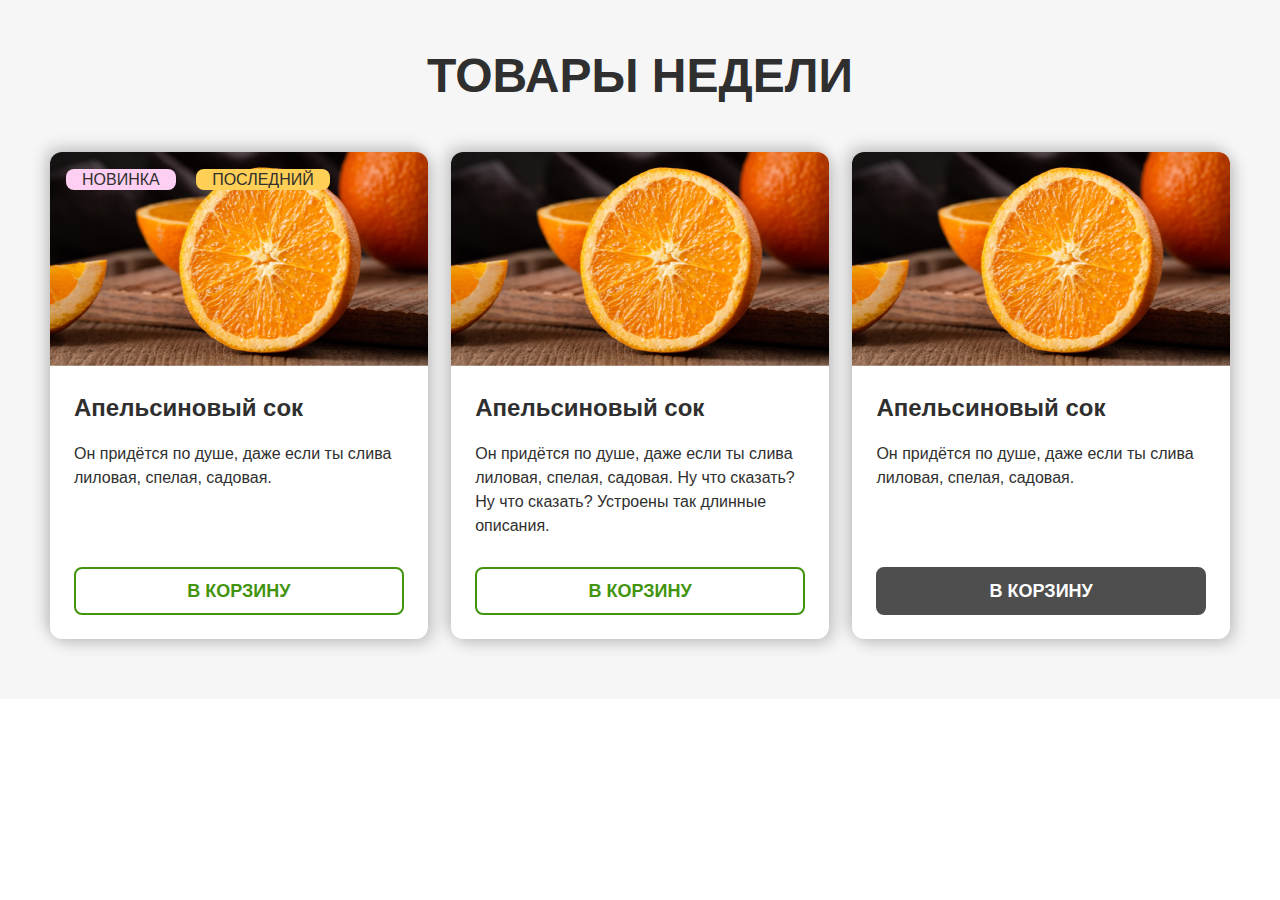
<file: 01-product-card/index.html>
<!doctype html>
<html lang="ru">
<head>
    <meta charset="UTF-8">
    <meta name="viewport"
          content="width=device-width, user-scalable=no, initial-scale=1.0, maximum-scale=1.0, minimum-scale=1.0">
    <meta http-equiv="X-UA-Compatible" content="ie=edge">
    <title>SpurIT - Тестовое задание 1. HTML и CSS</title>
    <link rel="stylesheet" href="./index.css">
</head>
<body>
<main>
<section class="products">
    <div class="container">
        <h1 class="products__title">Товары недели</h1>
        <div class="products__wrapper">
            <div class="products__item">
                <div class="products__image">
                    <div class="products__marks">
                        <span class="products__mark products__mark--new">Новинка</span>
                        <span class="products__mark products__mark--last">Последний</span>
                    </div>
                </div>
                <div class="products__info">
                    <div class="products_desk">
                        <h3 class="products__name">Апельсиновый сок</h3>
                        <p class="products__text">Он придётся по душе, даже если ты слива лиловая, спелая, садовая.</p>
                    </div>
                    <button class="products__btn">В корзину</button>
                </div>
            </div>
            <div class="products__item">
                <div class="products__image"></div>
                <div class="products__info">
                    <div class="products__desk">
                        <h3 class="products__name">Апельсиновый сок</h3>
                        <p class="products__text">Он придётся по душе, даже если ты слива лиловая, спелая, садовая. Ну что сказать? Ну что сказать? Устроены так длинные описания.</p>
                    </div>
                    <button class="products__btn">В корзину</button>
                </div>
            </div>
            <div class="products__item">
                <div class="products__image"></div>
                <div class="products__info">
                    <div class="products__desk">
                        <h3 class="products__name">Апельсиновый сок</h3>
                        <p class="products__text">Он придётся по душе, даже если ты слива лиловая, спелая, садовая.</p>
                    </div>
                    <button disabled class="products__btn">В корзину</button>
                </div>
            </div>
        </div>
    </div>
</section>

</main>
</body>
</html>
</file>
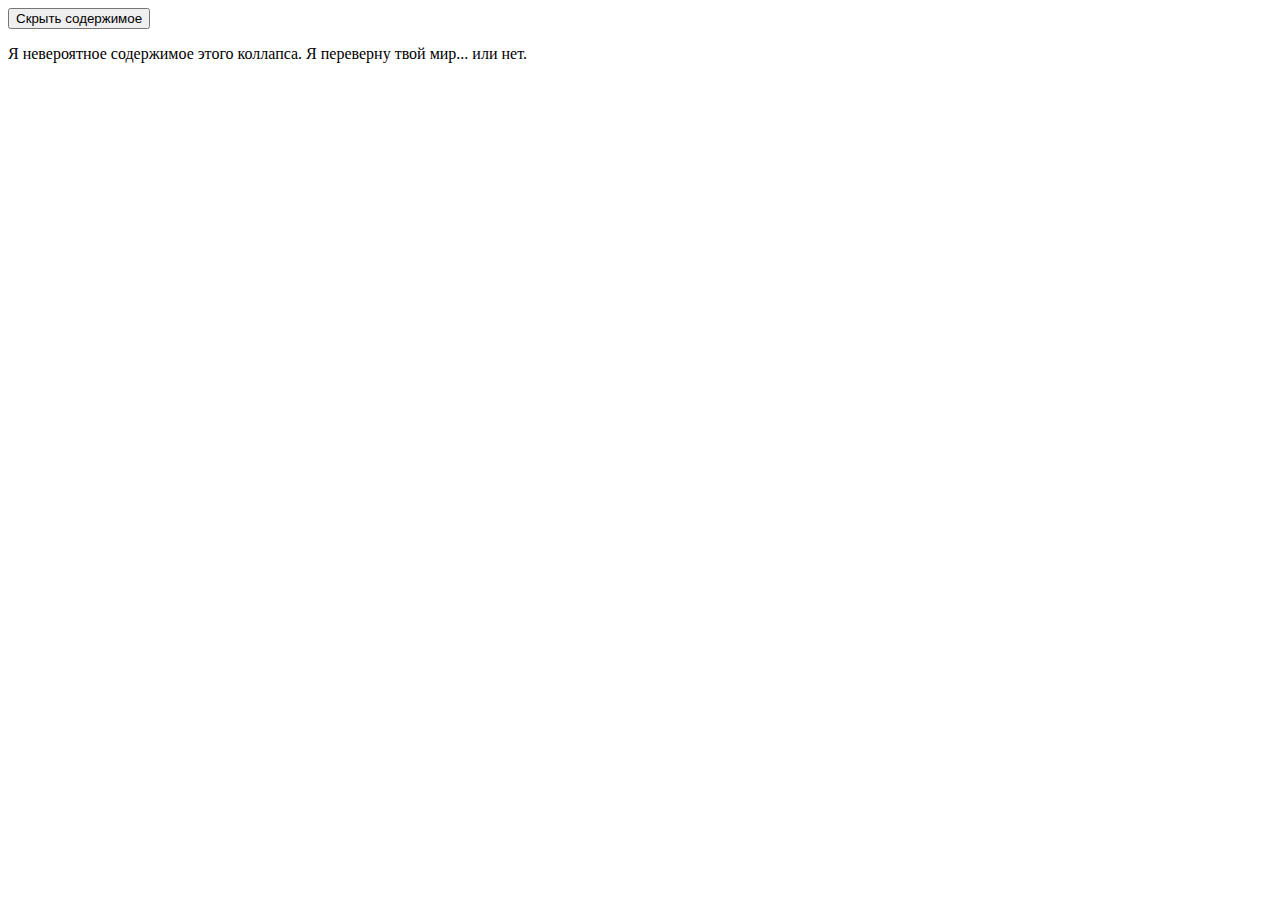
<file: 02-collapse/index.html>
<!-- Ничего здесь не меняй! -->
<!doctype html>
<html lang="ru">
<head>
    <meta charset="UTF-8">
    <meta name="viewport"
          content="width=device-width, user-scalable=no, initial-scale=1.0, maximum-scale=1.0, minimum-scale=1.0">
    <meta http-equiv="X-UA-Compatible" content="ie=edge">
    <title>SpurIT - Тестовое задание 2. JS</title>
    <link rel="stylesheet" href="./index.css">
    <script src="./index.js" defer></script>
</head>
<body>
<main>
    <div class="collapsible">
        <button class="collapsible__button" type="button">
            <span class="collapsible__action collapsible__action--visible">Скрыть содержимое</span>
            <span class="collapsible__action collapsible__action--hidden">Показать содержимое</span>
        </button>
        <div class="collapsible__content">
            <p>Я невероятное содержимое этого коллапса. Я переверну твой мир... или нет.</p>
        </div>
    </div>
</main>
</body>
</html>
</file>
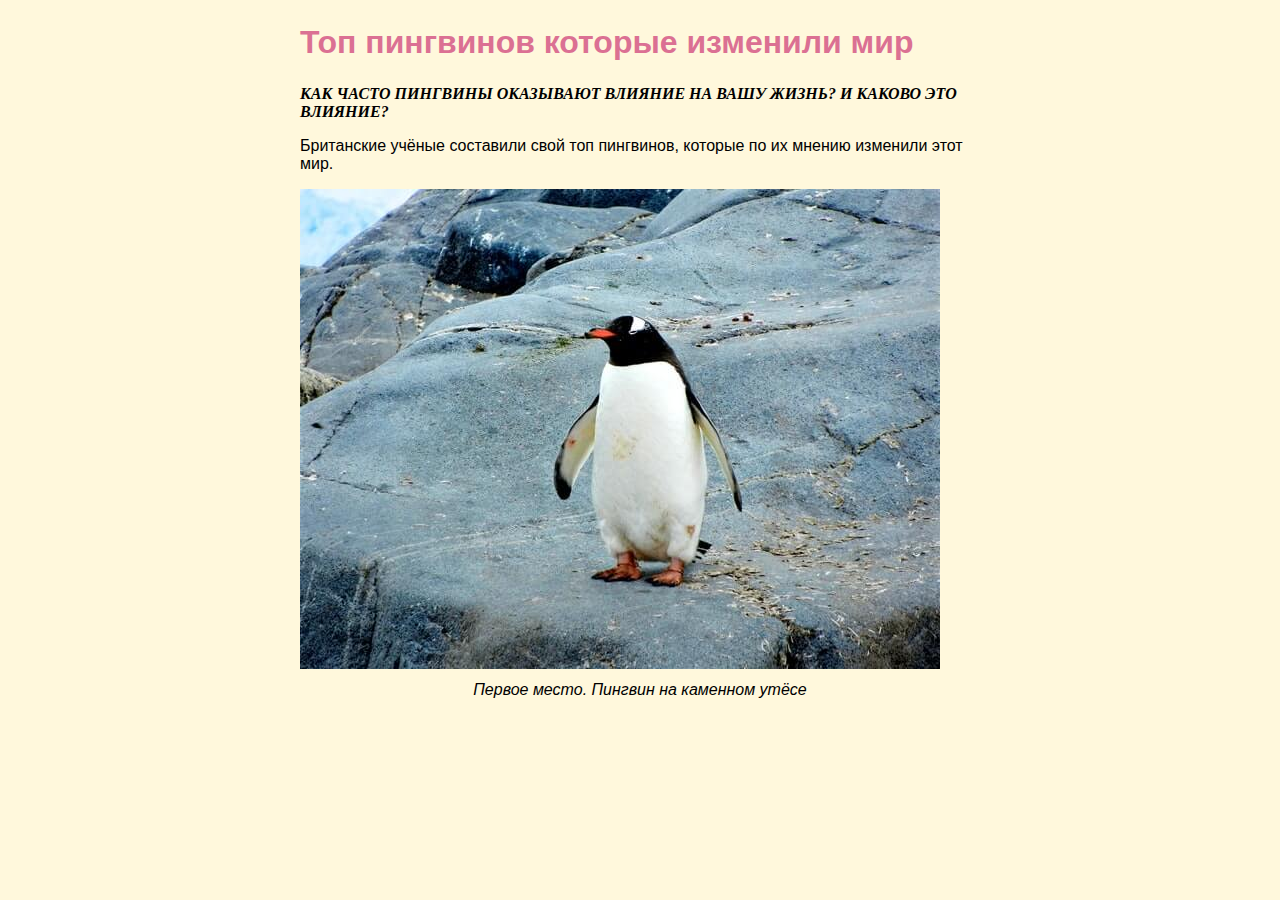
<file: 03-fix-problems/index.html>
<!-- Ничего здесь не трогай, это на Новый Год! -->
<!doctype html>
<html lang="ru">
<head>
    <meta charset="UTF-8">
    <meta name="viewport"
          content="width=device-width, user-scalable=no, initial-scale=1.0, maximum-scale=1.0, minimum-scale=1.0">
    <meta http-equiv="X-UA-Compatible" content="ie=edge">
    <title>SpurIT - Тестовое задание 3. Рефакторинг</title>
    <link rel="stylesheet" href="./index.css">
</head>
<body>
<main>
    <article class="article">
        <h1 class="article__heading article__heading--verified">Топ пингвинов которые изменили мир</h1>
        <p class="article__lead">Как часто пингвины оказывают влияние на вашу жизнь? И каково это влияние?</p>
        <p>Британские учёные составили свой топ пингвинов, которые по их мнению изменили этот мир.</p>
        <figure class="article__figure figure">
            <img class="figure__image" src="./img/penguin.jpg" alt="Пингвин стоит на каменном утёсе и задумчиво осматривает окресности в поисках смысла жизни"/>
            <figcaption class="figure__caption">Первое место. Пингвин на каменном утёсе</figcaption>
        </figure>
    </article>
</main>
</body>
</html>
</file>
<file: 01-product-card/index.css>
*,
*::after,
*::before {
    box-sizing: border-box;
}

body {
    margin: 0;
    padding: 0;

    font-family: 'Arial', serif;
    color: #2F2F2F;
}

h1, h2, h3, h4, h5, h6 {
    margin: 0;
    padding: 0;
}

.container {
    width: 100%;
    max-width: 1180px;
    margin: 0 auto;
}

.products {
    padding: 40px 15px 60px;

    background-color: #F6F6F6;
}

.products__title {
    font-size: 48px;
    font-weight: 900;
    line-height: 1.5;
    text-align: center;
    text-transform: uppercase;

    margin-bottom: 40px;
}

.products__wrapper {
    display: flex;
    justify-content: space-between;
    flex-wrap: wrap;
}

.products__item {
    max-width: 32%;
    background-color: #fff;

    border-radius: 12px;
    box-shadow: 5px 5px 15px rgba(0, 0, 0, .18), 
                -5px -5px 15px rgba(0, 0, 0, .18);

    display: flex;
    flex-direction: column;
    justify-content: space-between;
}

.products__image {
    width: 100%;
    height: 214px;
    display: block;

    background: url("img/orange.jpg") no-repeat center;

    border-radius: 12px 12px 0 0;

    position: relative;
}

.products__marks {
    position: absolute;
    top: 16px;
    left: 16px;

    z-index: 10;
}

.products__mark {
    font-size: 16px;
    line-height: 1.5;
    text-transform: uppercase;

    padding: 2px 16px;

    border-radius: 8px;
}

.products__mark--new {
    background-color: #FDCFF3;

    margin-right: 16px;
}

.products__mark--last {
    background-color: #FFCF56;
}

.products__info {
    max-width: 100%;
    padding: 24px;

    flex: 1 1 auto;

    display: flex;
    flex-direction: column;
    justify-content: space-between;
}

.products__name {
    font-size: 24px;
    line-height: 1.5;
    font-weight: 900;

    margin-bottom: 16px;
}

.products__text {
    font-size: 16px;
    line-height: 1.5;
    min-height: 100px;

    margin-bottom: 25px;

}

.products__btn {
    font-size: 18px;
    font-weight: 900;
    color: #42940F;
    text-decoration: none;
    text-transform: uppercase;

    display: flex;
    height: 48px;
    width: 100%;
    justify-content: center;
    align-items: center;

    border: 2px solid #42940F;
    border-radius: 8px;

    background-color: #fff;
    cursor: pointer;

    transition: background .2s linear;
}

.products__btn[disabled],
.products__btn[disabled]:hover {
    
    background-color: #4E4E4E;
    border-color: #4E4E4E;

    color: #fff;
    cursor: not-allowed;
}

.products__btn:hover {
    background-color: #42940F;
    color: #fff;
}

.products__btn:active {
    background-color: #1F5200;
    color: #fff;
    border-color: #1F5200;
}

@media screen and (max-width: 768px) {
    .products__title {
        font-size: 32px;
    }

   .products__item {
    max-width: 380px;
   }

   .products__wrapper {
    justify-content: center;
   }

   .products__item:not(:last-child) {
    margin-bottom: 30px;
   }
}
</file>
<file: 02-collapse/index.css>
/* Ты очень любопытный. Главное ничего тут не меняй! */
</file>
<file: 03-fix-problems/index.css>
body {
    margin: 0;
    padding: 0;

    font-family: 'Arial', sans-serif;
    background-color: cornsilk;
}

h1, h2, h3, h4, h5, h6 {
    margin: 0;
    padding: 0;
}

.article {
    max-width: 680px;
    margin: 0 auto;

    padding: 24px;
}

.article__heading {
    color: palevioletred;
    margin-bottom: 24px;
}

.article__lead {
    font-family: serif;
    text-transform: uppercase;
    font-style: italic;
    font-weight: 700;
}

.figure {
    margin: 16px 0;
}

.figure__image {
    max-width: 100%;
}

.figure__caption {
    margin-top: 8px;
    text-align: center;
    font-style: italic;
}
</file>
